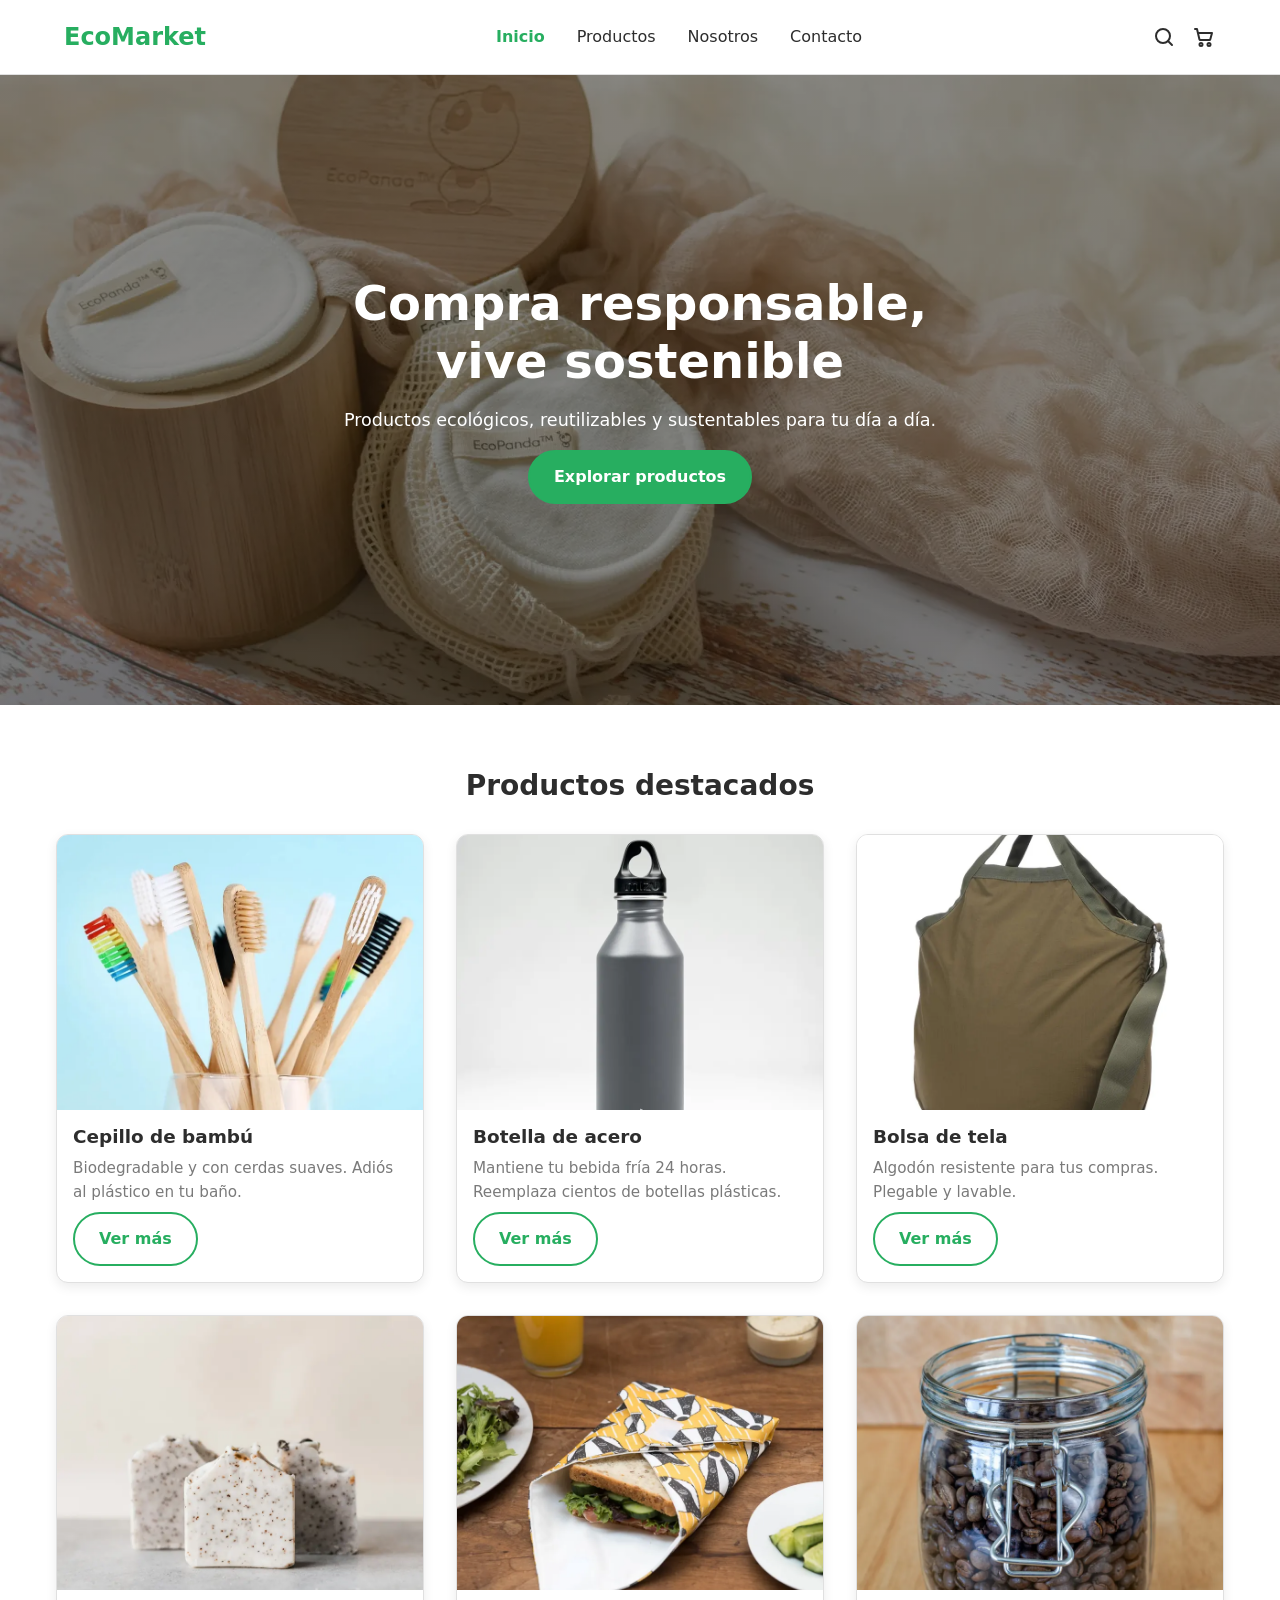
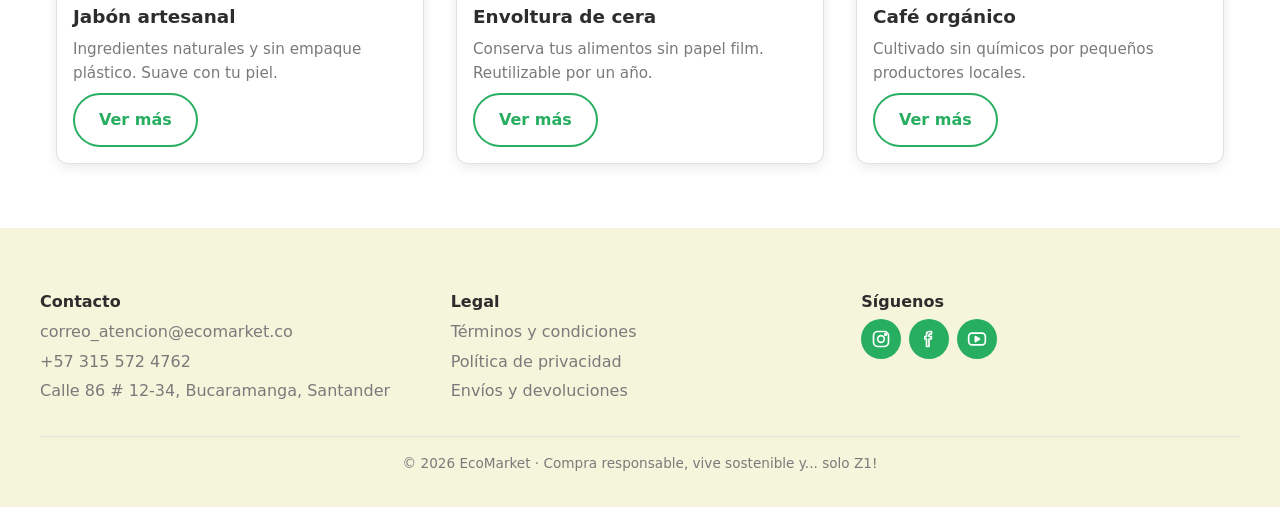
<file: index.html>
<!DOCTYPE html>
<html lang="es">
<head>
  <meta charset="UTF-8">
  <meta name="viewport" content="width=device-width, initial-scale=1.0">
  <meta name="description" content="EcoMarket: tienda en línea de productos ecológicos, reutilizables y sustentables.">
  <title>EcoMarket | Inicio</title>
  <link rel="icon" href="img/icons/favicon.svg" type="image/svg+xml">
  
  <link rel="stylesheet" href="css/main.css">
  <link rel="stylesheet" href="css/layout.css">
  <link rel="stylesheet" href="css/components.css">
  <link rel="stylesheet" href="css/animations.css">
</head>
<body>

  <header class="encabezado">
    <a href="index.html" class="encabezado__logo">EcoMarket</a>

    <!-- Accesos directos (Carrito, Búsqueda) -->
    <div class="encabezado__acciones">
      <a href="views/productos.html" aria-label="Buscar productos">
        <img src="img/icons/buscar.svg" alt="">
      </a>
      <a href="#" aria-label="Ver carrito">
        <img src="img/icons/carrito.svg" alt="">
      </a>
    </div>

    <!-- Checkbox invisible guarda si el menú está abierto o cerrado -->
    <input type="checkbox" id="menu-toggle" class="encabezado__toggle" aria-label="Abrir menú">
    <label for="menu-toggle" class="encabezado__hamburguesa">
      <span></span>
      <span></span>
      <span></span>
    </label>

    <nav class="nav">
      <ul class="nav__lista">
        <li><a href="index.html" class="nav__enlace nav__enlace--activo">Inicio</a></li>
        <li><a href="views/productos.html" class="nav__enlace">Productos</a></li>
        <li><a href="views/sobre-nosotros.html" class="nav__enlace">Nosotros</a></li>
        <li><a href="views/contacto.html" class="nav__enlace">Contacto</a></li>
      </ul>
    </nav>
  </header>

  <main>
    <!-- Banner principal: lo primero que ve el usuario  -->
    <section class="hero">
      <div class="hero__contenido">
        <h1 class="hero__titulo">Compra responsable, vive sostenible</h1>
        <p class="hero__texto">Productos ecológicos, reutilizables y sustentables para tu día a día.</p>
        <a href="views/productos.html" class="boton">Explorar productos</a>
      </div>
    </section>

    <!-- 6 productos en grid; cada tarjeta es un article porque tiene sentido por sí sola (Vista A: Destacados) -->
    <section class="destacados">
      <h2 class="destacados__titulo">Productos destacados</h2>

      <div class="destacados__grid">
        <article class="tarjeta">
          <img src="img/products/cepillo-bambu.webp" alt="Cepillo de dientes de bambú" class="tarjeta__imagen">
          <div class="tarjeta__cuerpo">
            <h3 class="tarjeta__titulo">Cepillo de bambú</h3>
            <p class="tarjeta__descripcion">Biodegradable y con cerdas suaves. Adiós al plástico en tu baño.</p>
            <a href="views/productos.html" class="boton boton--secundario">Ver más</a>
          </div>
        </article>

        <article class="tarjeta">
          <img src="img/products/botella-acero.webp" alt="Botella reutilizable de acero inoxidable" class="tarjeta__imagen">
          <div class="tarjeta__cuerpo">
            <h3 class="tarjeta__titulo">Botella de acero</h3>
            <p class="tarjeta__descripcion">Mantiene tu bebida fría 24 horas. Reemplaza cientos de botellas plásticas.</p>
            <a href="views/productos.html" class="boton boton--secundario">Ver más</a>
          </div>
        </article>

        <article class="tarjeta">
          <img src="img/products/bolsa-tela.webp" alt="Bolsa de tela de algodón" class="tarjeta__imagen">
          <div class="tarjeta__cuerpo">
            <h3 class="tarjeta__titulo">Bolsa de tela</h3>
            <p class="tarjeta__descripcion">Algodón resistente para tus compras. Plegable y lavable.</p>
            <a href="views/productos.html" class="boton boton--secundario">Ver más</a>
          </div>
        </article>

        <article class="tarjeta">
          <img src="img/products/jabon-artesanal.webp" alt="Jabón artesanal natural" class="tarjeta__imagen">
          <div class="tarjeta__cuerpo">
            <h3 class="tarjeta__titulo">Jabón artesanal</h3>
            <p class="tarjeta__descripcion">Ingredientes naturales y sin empaque plástico. Suave con tu piel.</p>
            <a href="views/productos.html" class="boton boton--secundario">Ver más</a>
          </div>
        </article>

        <article class="tarjeta">
          <img src="img/products/envoltura-cera.webp" alt="Envolturas de cera de abejas para alimentos" class="tarjeta__imagen">
          <div class="tarjeta__cuerpo">
            <h3 class="tarjeta__titulo">Envoltura de cera</h3>
            <p class="tarjeta__descripcion">Conserva tus alimentos sin papel film. Reutilizable por un año.</p>
            <a href="views/productos.html" class="boton boton--secundario">Ver más</a>
          </div>
        </article>

        <article class="tarjeta">
          <img src="img/products/cafe-organico.webp" alt="Bolsa de café orgánico" class="tarjeta__imagen">
          <div class="tarjeta__cuerpo">
            <h3 class="tarjeta__titulo">Café orgánico</h3>
            <p class="tarjeta__descripcion">Cultivado sin químicos por pequeños productores locales.</p>
            <a href="views/productos.html" class="boton boton--secundario">Ver más</a>
          </div>
        </article>
      </div>
    </section>
  </main>

  <footer class="pie">
    <div class="pie__columnas">
      <!-- Datos de contacto; address es la etiqueta semántica para "cómo contactar al dueño de la página" (Vista A: Footer) -->
      <section class="pie__bloque">
        <h2 class="pie__titulo">Contacto</h2>
        <address class="pie__contacto">
          <a href="mailto:correo_atencion@ecomarket.co">correo_atencion@ecomarket.co</a>
          <a href="tel:+573155724762">+57 315 572 4762</a>
          <span>Calle 86 # 12-34, Bucaramanga, Santander</span>
        </address>
      </section>

      <nav class="pie__bloque" aria-label="Enlaces legales">
        <h2 class="pie__titulo">Legal</h2>
        <ul class="pie__lista">
          <li><a href="#">Términos y condiciones</a></li>
          <li><a href="#">Política de privacidad</a></li>
          <li><a href="#">Envíos y devoluciones</a></li>
        </ul>
      </nav>

      <section class="pie__bloque">
        <h2 class="pie__titulo">Síguenos</h2>
        <ul class="redes">
          <li>
            <a href="https://www.instagram.com/dancing_dogs?mdxt=ZDNlZDc0MzIxNw==" class="redes__enlace" aria-label="Instagram" target="_blank" rel="noopener">
              <img src="img/icons/instagram.svg" alt="">
            </a>
          </li>
          <li>
            <a href="https://www.facebook.com/visitgalvestonisland" class="redes__enlace" aria-label="Facebook" target="_blank" rel="noopener">
              <img src="img/icons/facebook.svg" alt="">
            </a>
          </li>
          <li>
            <a href="https://www.youtube.com/watch?v=bIHa1L19XYk" class="redes__enlace" aria-label="YouTube" target="_blank" rel="noopener">
              <img src="img/icons/youtube.svg" alt="">
            </a>
          </li>
        </ul>
      </section>
    </div>

    <p class="pie__copy">© 2026 EcoMarket · Compra responsable, vive sostenible y... solo Z1!</p>
  </footer>
  
</body>
</html>
</file>
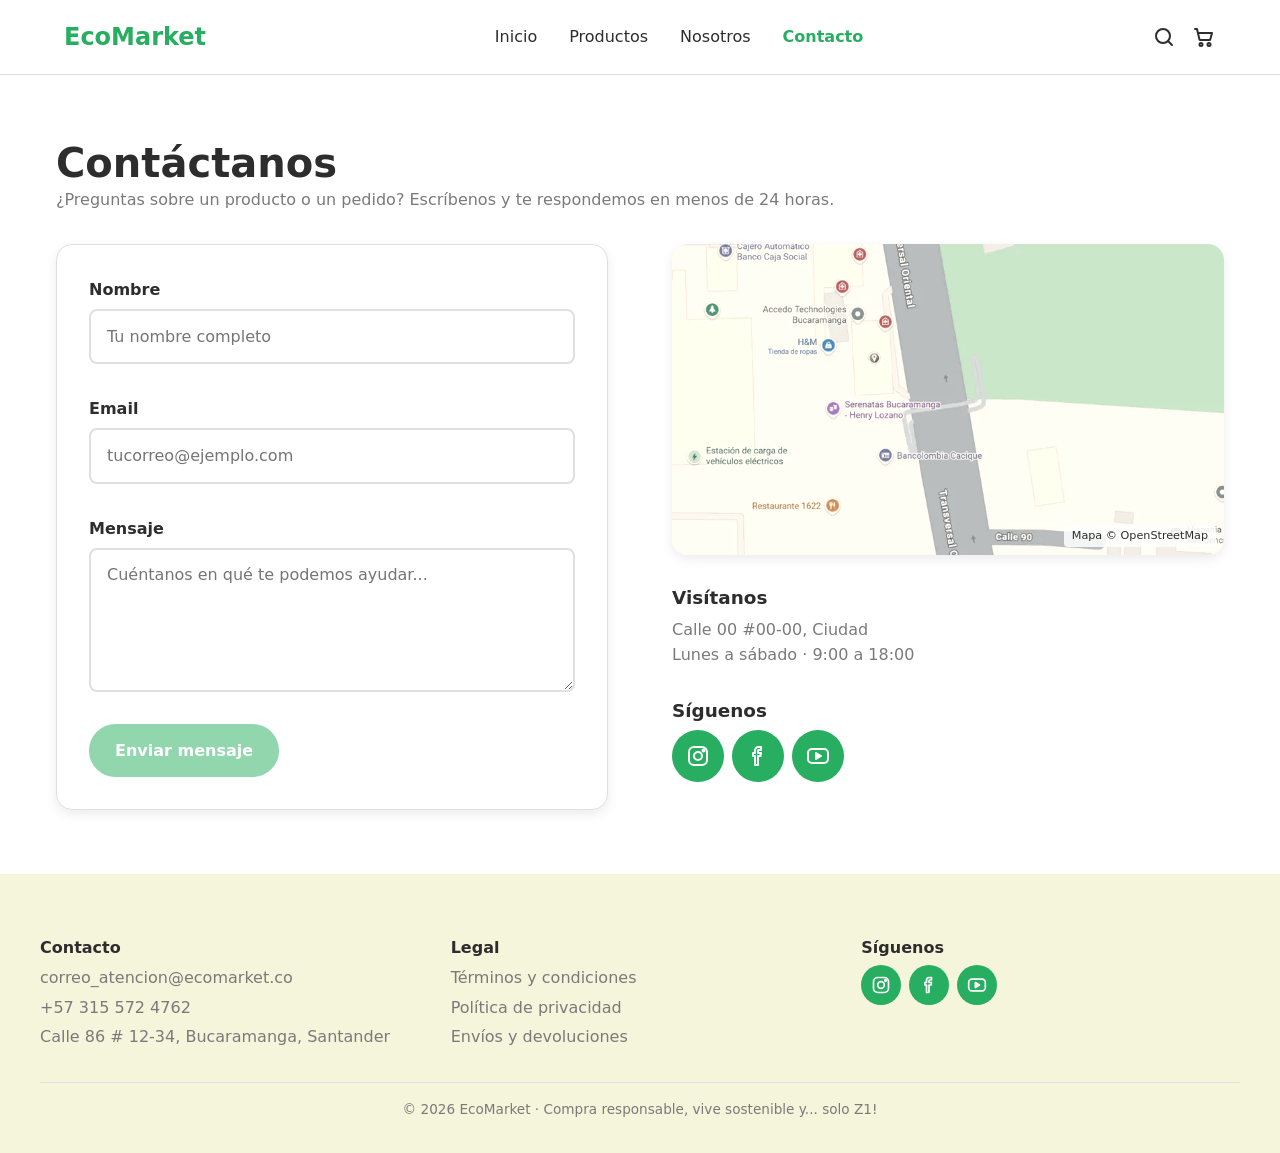
<file: views/contacto.html>
<!DOCTYPE html>
<html lang="es">
<head>
  <meta charset="UTF-8">
  <meta name="viewport" content="width=device-width, initial-scale=1.0">
  <meta name="description" content="Contáctanos: escríbenos tus preguntas sobre productos, pedidos o alianzas con EcoMarket.">
  <title>EcoMarket | Contacto</title>
  <link rel="icon" href="../img/icons/favicon.svg" type="image/svg+xml"> 

  <link rel="stylesheet" href="../css/main.css">
  <link rel="stylesheet" href="../css/layout.css">
  <link rel="stylesheet" href="../css/components.css">
  <link rel="stylesheet" href="../css/animations.css">
</head>
<body>

  <header class="encabezado">
    <a href="../index.html" class="encabezado__logo">EcoMarket</a>

    <div class="encabezado__acciones">
      <a href="productos.html" aria-label="Buscar productos">
        <img src="../img/icons/buscar.svg" alt="">
      </a>
      <a href="#" aria-label="Ver carrito">
        <img src="../img/icons/carrito.svg" alt="">
      </a>
    </div>

    <input type="checkbox" id="menu-toggle" class="encabezado__toggle" aria-label="Abrir menú">
    <label for="menu-toggle" class="encabezado__hamburguesa">
      <span></span>
      <span></span>
      <span></span>
    </label>

    <nav class="nav">
      <ul class="nav__lista">
        <li><a href="../index.html" class="nav__enlace">Inicio</a></li>
        <li><a href="productos.html" class="nav__enlace">Productos</a></li>
        <li><a href="sobre-nosotros.html" class="nav__enlace">Nosotros</a></li>
        <li><a href="contacto.html" class="nav__enlace nav__enlace--activo">Contacto</a></li>
      </ul>
    </nav>
  </header>

  <main class="contacto">
    <div class="contacto__intro">
      <h1 class="contacto__titulo">Contáctanos</h1>
      <p class="contacto__subtitulo">¿Preguntas sobre un producto o un pedido? Escríbenos y te respondemos en menos de 24 horas.</p>
    </div>

    <div class="contacto__cuerpo">
      <!-- Formulario: las reglas (required, type, minlength) las pone HTML; los colores de validación los pone CSS (Vista D: Formulario inteligente) -->
      <form class="formulario" action="#">
        <div class="campo">
          <label for="nombre" class="campo__etiqueta">Nombre</label>
          <input type="text" id="nombre" name="nombre" class="campo__input" placeholder="Tu nombre completo" required minlength="3">
          <span class="campo__error">Escribe al menos 3 letras.</span>
        </div>

        <div class="campo">
          <label for="email" class="campo__etiqueta">Email</label>
          <input type="email" id="email" name="email" class="campo__input" placeholder="tucorreo@ejemplo.com" required>
          <span class="campo__error">Escribe un correo válido, por ejemplo: nombre@correo.com</span>
        </div>

        <div class="campo">
          <label for="mensaje" class="campo__etiqueta">Mensaje</label>
          <textarea id="mensaje" name="mensaje" class="campo__input campo__input--area" placeholder="Cuéntanos en qué te podemos ayudar..." required minlength="10"></textarea>
          <span class="campo__error">El mensaje debe tener al menos 10 caracteres.</span>
        </div>

        <button type="submit" class="boton formulario__enviar">Enviar mensaje</button>
      </form>

      <!-- Información complementaria: mapa estático, datos y redes (Vista D: Mapa y Redes Sociales) -->
      <aside class="contacto__info">
        <figure class="mapa">
          <img src="../img/hero/mapa.webp" alt="Mapa de la ubicación de la tienda EcoMarket" class="mapa__imagen">
          <figcaption class="mapa__credito">Mapa © OpenStreetMap</figcaption>
        </figure>

        <div class="contacto__datos">
          <h2 class="contacto__subtitulo-seccion">Visítanos</h2>
          <address class="contacto__direccion">
            Calle 00 #00-00, Ciudad<br>
            Lunes a sábado · 9:00 a 18:00
          </address>
        </div>

        <div class="contacto__datos">
          <h2 class="contacto__subtitulo-seccion">Síguenos</h2>
          <ul class="redes redes--grande">
            <li><a href="https://instagram.com" class="redes__enlace" aria-label="Instagram" target="_blank" rel="noopener"><img src="../img/icons/instagram.svg" alt=""></a></li>
            <li><a href="https://facebook.com" class="redes__enlace" aria-label="Facebook" target="_blank" rel="noopener"><img src="../img/icons/facebook.svg" alt=""></a></li>
            <li><a href="https://youtube.com" class="redes__enlace" aria-label="YouTube" target="_blank" rel="noopener"><img src="../img/icons/youtube.svg" alt=""></a></li>
          </ul>
        </div>
      </aside>
    </div>
  </main>

  <footer class="pie">
    <div class="pie__columnas">
      <section class="pie__bloque">
        <h2 class="pie__titulo">Contacto</h2>
        <address class="pie__contacto">
          <a href="mailto:correo_atencion@ecomarket.co">correo_atencion@ecomarket.co</a>
          <a href="tel:+573155724762">+57 315 572 4762</a>
          <span>Calle 86 # 12-34, Bucaramanga, Santander</span>
        </address>
      </section>

      <nav class="pie__bloque" aria-label="Enlaces legales">
        <h2 class="pie__titulo">Legal</h2>
        <ul class="pie__lista">
          <li><a href="#">Términos y condiciones</a></li>
          <li><a href="#">Política de privacidad</a></li>
          <li><a href="#">Envíos y devoluciones</a></li>
        </ul>
      </nav>

      <section class="pie__bloque">
        <h2 class="pie__titulo">Síguenos</h2>
        <ul class="redes">
          <li><a href="https://www.instagram.com/dancing_dogs?mdxt=ZDNlZDc0MzIxNw==" class="redes__enlace" aria-label="Instagram" target="_blank" rel="noopener"><img src="../img/icons/instagram.svg" alt=""></a></li>
          <li><a href="https://www.facebook.com/visitgalvestonisland" class="redes__enlace" aria-label="Facebook" target="_blank" rel="noopener"><img src="../img/icons/facebook.svg" alt=""></a></li>
          <li><a href="https://www.youtube.com/watch?v=bIHa1L19XYk" class="redes__enlace" aria-label="YouTube" target="_blank" rel="noopener"><img src="../img/icons/youtube.svg" alt=""></a></li>
        </ul>
      </section>
    </div>

    <p class="pie__copy">© 2026 EcoMarket · Compra responsable, vive sostenible y... solo Z1!</p>
  </footer>

</body>
</html>
</file>
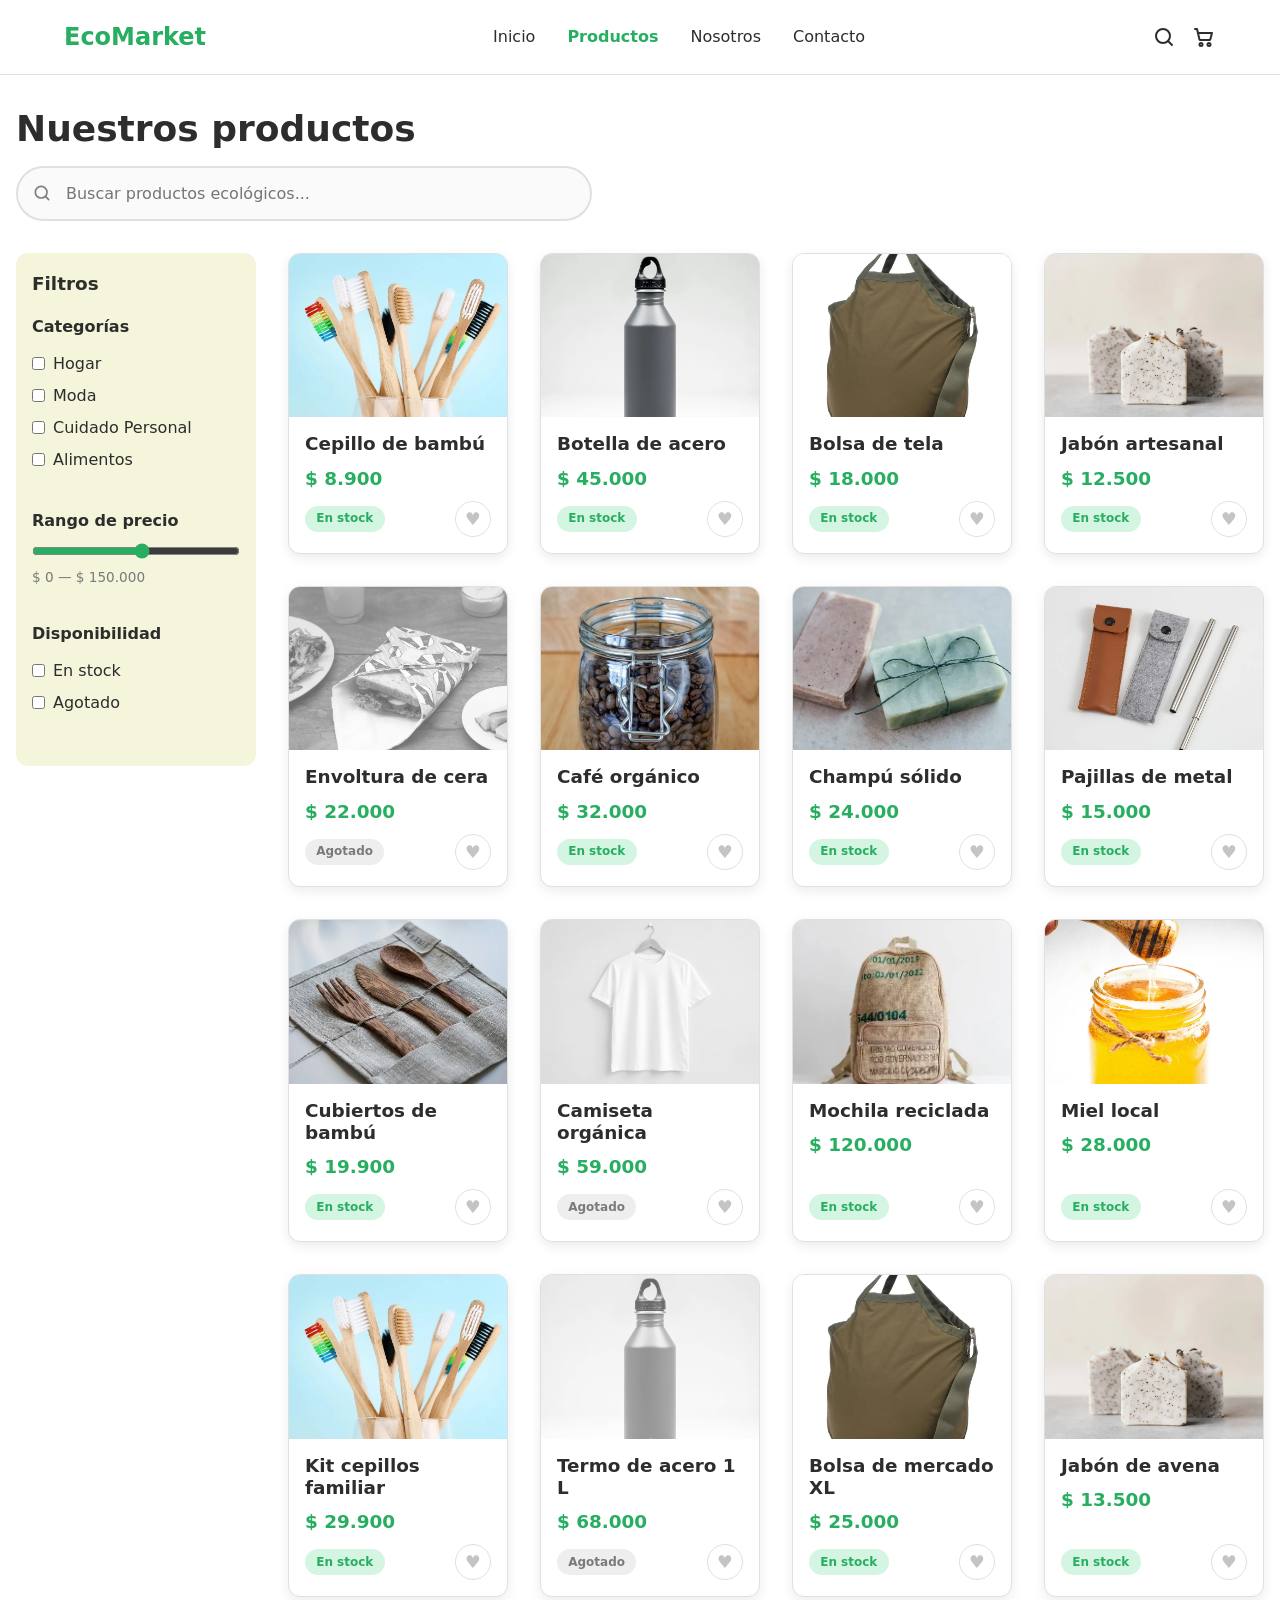
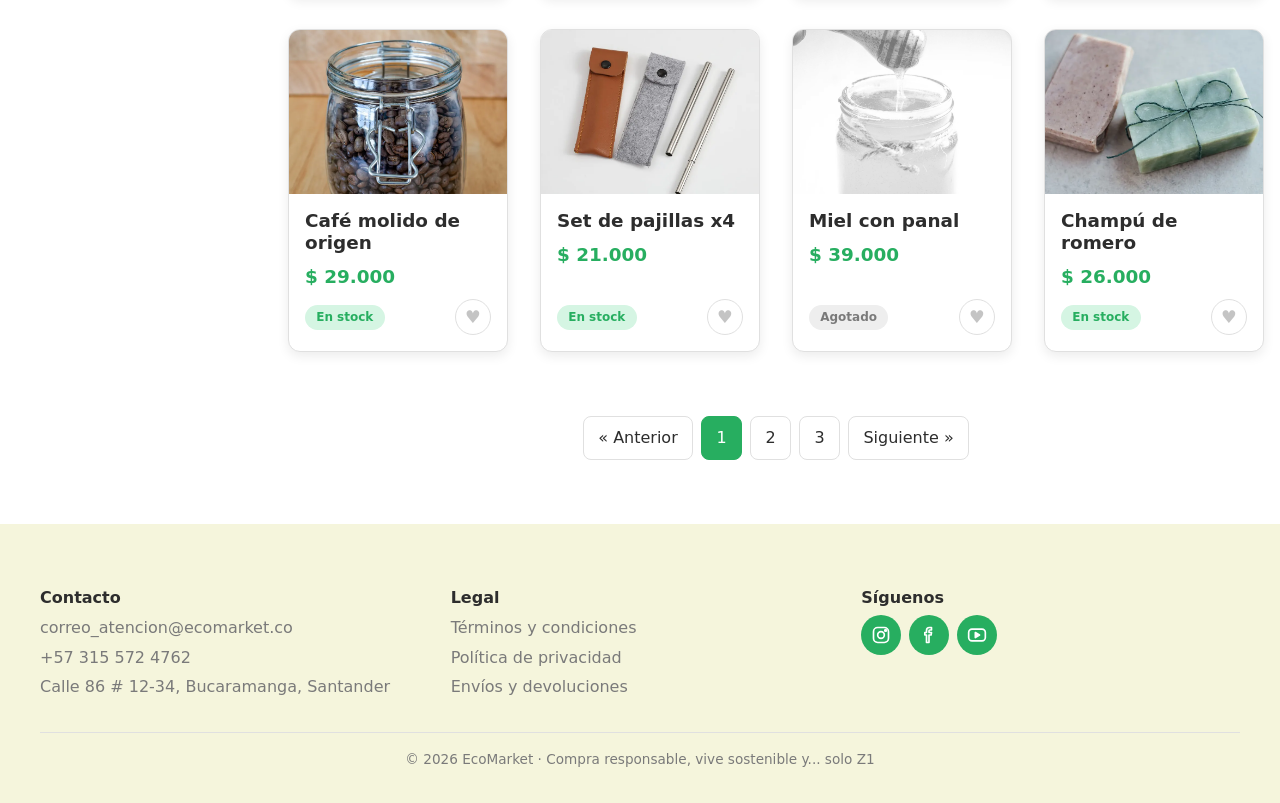
<file: views/productos.html>
<!DOCTYPE html>
<html lang="es">
<head>
  <meta charset="UTF-8">
  <meta name="viewport" content="width=device-width, initial-scale=1.0">
  <meta name="description" content="Catálogo de productos ecológicos de EcoMarket: hogar, moda, cuidado personal y alimentos.">
  <title>EcoMarket | Productos</title>
  <link rel="icon" href="../img/icons/favicon.svg" type="image/svg+xml">

  <!-- Desde views/ hay que subir un nivel (../) para llegar a css/ -->
  <link rel="stylesheet" href="../css/main.css">
  <link rel="stylesheet" href="../css/layout.css">
  <link rel="stylesheet" href="../css/components.css">
  <link rel="stylesheet" href="../css/animations.css">
</head>
<body>

  <!-- Mismo header del Home; solo cambian las rutas y cuál enlace está activo -->
  <header class="encabezado">
    <a href="../index.html" class="encabezado__logo">EcoMarket</a>

    <div class="encabezado__acciones">
      <a href="#buscar" aria-label="Buscar productos">
        <img src="../img/icons/buscar.svg" alt="">
      </a>
      <a href="#" aria-label="Ver carrito">
        <img src="../img/icons/carrito.svg" alt="">
      </a>
    </div>

    <input type="checkbox" id="menu-toggle" class="encabezado__toggle" aria-label="Abrir menú">
    <label for="menu-toggle" class="encabezado__hamburguesa">
      <span></span>
      <span></span>
      <span></span>
    </label>

    <nav class="nav">
      <ul class="nav__lista">
        <li><a href="../index.html" class="nav__enlace">Inicio</a></li>
        <li><a href="productos.html" class="nav__enlace nav__enlace--activo">Productos</a></li>
        <li><a href="sobre-nosotros.html" class="nav__enlace">Nosotros</a></li>
        <li><a href="contacto.html" class="nav__enlace">Contacto</a></li>
      </ul>
    </nav>
  </header>  
  
  <main class="catalogo">
    <!-- Título y buscador visual: se ve como un buscador real, pero sin JS no filtra (Vista B: Barra superior) -->
    <div class="catalogo__cabecera">
      <h1 class="catalogo__titulo">Nuestros productos</h1>
      <form class="buscador" role="search" action="#">
        <label for="buscar" class="visualmente-oculto">Buscar productos</label>
        <img src="../img/icons/buscar.svg" alt="" class="buscador__icono">
        <input type="search" id="buscar" class="buscador__campo" placeholder="Buscar productos ecológicos...">
      </form>
    </div>

    <div class="catalogo__cuerpo">
      <!-- Sidebar de filtros: plegable en móvil con el mismo truco del menú, fija al hacer scroll en escritorio (Vista B: Sidebar sticky) -->
      <aside class="filtros">
        <input type="checkbox" id="filtros-toggle" class="filtros__toggle">
        <label for="filtros-toggle" class="filtros__boton">Filtros</label>

        <div class="filtros__panel">
          <fieldset class="filtros__grupo">
            <legend class="filtros__leyenda">Categorías</legend>
            <label class="filtros__opcion"><input type="checkbox" name="categoria" value="hogar"> Hogar</label>
            <label class="filtros__opcion"><input type="checkbox" name="categoria" value="moda"> Moda</label>
            <label class="filtros__opcion"><input type="checkbox" name="categoria" value="cuidado"> Cuidado Personal</label>
            <label class="filtros__opcion"><input type="checkbox" name="categoria" value="alimentos"> Alimentos</label>
          </fieldset>

          <fieldset class="filtros__grupo">
            <legend class="filtros__leyenda">Rango de precio</legend>
            <input type="range" min="0" max="150000" step="5000" value="80000" class="filtros__rango" aria-label="Precio máximo">
            <p class="filtros__rango-texto">$ 0 — $ 150.000</p>
          </fieldset>

          <fieldset class="filtros__grupo">
            <legend class="filtros__leyenda">Disponibilidad</legend>
            <label class="filtros__opcion"><input type="checkbox" name="stock" value="disponible"> En stock</label>
            <label class="filtros__opcion"><input type="checkbox" name="stock" value="agotado"> Agotado</label>
          </fieldset>
        </div>
      </aside>

      <!-- 20 productos en grid: 1 → 2 → 3 → 4 columnas según el ancho (Vista B: Grid de productos) -->
      <section class="productos" aria-label="Lista de productos">
        <div class="productos__grid">

          <article class="tarjeta" id="producto-1">
            <img src="../img/products/cepillo-bambu.webp" alt="Cepillo de dientes de bambú" class="tarjeta__imagen" loading="lazy">
            <div class="tarjeta__cuerpo">
              <h2 class="tarjeta__titulo">Cepillo de bambú</h2>
              <p class="tarjeta__precio">$ 8.900</p>
              <div class="tarjeta__pie">
                <span class="etiqueta">En stock</span>
                <a href="#producto-1" class="favorito" aria-label="Agregar a favoritos">♥</a>
              </div>
            </div>
          </article>

          <article class="tarjeta" id="producto-2">
            <img src="../img/products/botella-acero.webp" alt="Botella reutilizable de acero inoxidable" class="tarjeta__imagen" loading="lazy">
            <div class="tarjeta__cuerpo">
              <h2 class="tarjeta__titulo">Botella de acero</h2>
              <p class="tarjeta__precio">$ 45.000</p>
              <div class="tarjeta__pie">
                <span class="etiqueta">En stock</span>
                <a href="#producto-2" class="favorito" aria-label="Agregar a favoritos">♥</a>
              </div>
            </div>
          </article>

          <article class="tarjeta" id="producto-3">
            <img src="../img/products/bolsa-tela.webp" alt="Bolsa de tela de algodón" class="tarjeta__imagen" loading="lazy">
            <div class="tarjeta__cuerpo">
              <h2 class="tarjeta__titulo">Bolsa de tela</h2>
              <p class="tarjeta__precio">$ 18.000</p>
              <div class="tarjeta__pie">
                <span class="etiqueta">En stock</span>
                <a href="#producto-3" class="favorito" aria-label="Agregar a favoritos">♥</a>
              </div>
            </div>
          </article>

          <article class="tarjeta" id="producto-4">
            <img src="../img/products/jabon-artesanal.webp" alt="Jabón artesanal natural" class="tarjeta__imagen" loading="lazy">
            <div class="tarjeta__cuerpo">
              <h2 class="tarjeta__titulo">Jabón artesanal</h2>
              <p class="tarjeta__precio">$ 12.500</p>
              <div class="tarjeta__pie">
                <span class="etiqueta">En stock</span>
                <a href="#producto-4" class="favorito" aria-label="Agregar a favoritos">♥</a>
              </div>
            </div>
          </article>

          <article class="tarjeta tarjeta--agotado" id="producto-5">
            <img src="../img/products/envoltura-cera.webp" alt="Envolturas de cera de abejas" class="tarjeta__imagen" loading="lazy">
            <div class="tarjeta__cuerpo">
              <h2 class="tarjeta__titulo">Envoltura de cera</h2>
              <p class="tarjeta__precio">$ 22.000</p>
              <div class="tarjeta__pie">
                <span class="etiqueta etiqueta--agotado">Agotado</span>
                <a href="#producto-5" class="favorito" aria-label="Agregar a favoritos">♥</a>
              </div>
            </div>
          </article>

          <article class="tarjeta" id="producto-6">
            <img src="../img/products/cafe-organico.webp" alt="Bolsa de café orgánico" class="tarjeta__imagen" loading="lazy">
            <div class="tarjeta__cuerpo">
              <h2 class="tarjeta__titulo">Café orgánico</h2>
              <p class="tarjeta__precio">$ 32.000</p>
              <div class="tarjeta__pie">
                <span class="etiqueta">En stock</span>
                <a href="#producto-6" class="favorito" aria-label="Agregar a favoritos">♥</a>
              </div>
            </div>
          </article>

          <article class="tarjeta" id="producto-7">
            <img src="../img/products/champu-solido.webp" alt="Barra de champú sólido" class="tarjeta__imagen" loading="lazy">
            <div class="tarjeta__cuerpo">
              <h2 class="tarjeta__titulo">Champú sólido</h2>
              <p class="tarjeta__precio">$ 24.000</p>
              <div class="tarjeta__pie">
                <span class="etiqueta">En stock</span>
                <a href="#producto-7" class="favorito" aria-label="Agregar a favoritos">♥</a>
              </div>
            </div>
          </article>

          <article class="tarjeta" id="producto-8">
            <img src="../img/products/pajillas-metal.webp" alt="Pajillas de metal reutilizables" class="tarjeta__imagen" loading="lazy">
            <div class="tarjeta__cuerpo">
              <h2 class="tarjeta__titulo">Pajillas de metal</h2>
              <p class="tarjeta__precio">$ 15.000</p>
              <div class="tarjeta__pie">
                <span class="etiqueta">En stock</span>
                <a href="#producto-8" class="favorito" aria-label="Agregar a favoritos">♥</a>
              </div>
            </div>
          </article>

          <article class="tarjeta" id="producto-9">
            <img src="../img/products/cubiertos-bambu.webp" alt="Set de cubiertos de bambú en estuche de tela" class="tarjeta__imagen" loading="lazy">
            <div class="tarjeta__cuerpo">
              <h2 class="tarjeta__titulo">Cubiertos de bambú</h2>
              <p class="tarjeta__precio">$ 19.900</p>
              <div class="tarjeta__pie">
                <span class="etiqueta">En stock</span>
                <a href="#producto-9" class="favorito" aria-label="Agregar a favoritos">♥</a>
              </div>
            </div>
          </article>

          <article class="tarjeta tarjeta--agotado" id="producto-10">
            <img src="../img/products/camiseta-organica.webp" alt="Camiseta de algodón orgánico" class="tarjeta__imagen" loading="lazy">
            <div class="tarjeta__cuerpo">
              <h2 class="tarjeta__titulo">Camiseta orgánica</h2>
              <p class="tarjeta__precio">$ 59.000</p>
              <div class="tarjeta__pie">
                <span class="etiqueta etiqueta--agotado">Agotado</span>
                <a href="#producto-10" class="favorito" aria-label="Agregar a favoritos">♥</a>
              </div>
            </div>
          </article>

          <article class="tarjeta" id="producto-11">
            <img src="../img/products/mochila-reciclada.webp" alt="Mochila de material reciclado" class="tarjeta__imagen" loading="lazy">
            <div class="tarjeta__cuerpo">
              <h2 class="tarjeta__titulo">Mochila reciclada</h2>
              <p class="tarjeta__precio">$ 120.000</p>
              <div class="tarjeta__pie">
                <span class="etiqueta">En stock</span>
                <a href="#producto-11" class="favorito" aria-label="Agregar a favoritos">♥</a>
              </div>
            </div>
          </article>

          <article class="tarjeta" id="producto-12">
            <img src="../img/products/miel-local.webp" alt="Frasco de miel local" class="tarjeta__imagen" loading="lazy">
            <div class="tarjeta__cuerpo">
              <h2 class="tarjeta__titulo">Miel local</h2>
              <p class="tarjeta__precio">$ 28.000</p>
              <div class="tarjeta__pie">
                <span class="etiqueta">En stock</span>
                <a href="#producto-12" class="favorito" aria-label="Agregar a favoritos">♥</a>
              </div>
            </div>
          </article>

          <article class="tarjeta" id="producto-13">
            <img src="../img/products/cepillo-bambu.webp" alt="Kit familiar de cepillos de bambú" class="tarjeta__imagen" loading="lazy">
            <div class="tarjeta__cuerpo">
              <h2 class="tarjeta__titulo">Kit cepillos familiar</h2>
              <p class="tarjeta__precio">$ 29.900</p>
              <div class="tarjeta__pie">
                <span class="etiqueta">En stock</span>
                <a href="#producto-13" class="favorito" aria-label="Agregar a favoritos">♥</a>
              </div>
            </div>
          </article>

          <article class="tarjeta tarjeta--agotado" id="producto-14">
            <img src="../img/products/botella-acero.webp" alt="Termo de acero de un litro" class="tarjeta__imagen" loading="lazy">
            <div class="tarjeta__cuerpo">
              <h2 class="tarjeta__titulo">Termo de acero 1 L</h2>
              <p class="tarjeta__precio">$ 68.000</p>
              <div class="tarjeta__pie">
                <span class="etiqueta etiqueta--agotado">Agotado</span>
                <a href="#producto-14" class="favorito" aria-label="Agregar a favoritos">♥</a>
              </div>
            </div>
          </article>

          <article class="tarjeta" id="producto-15">
            <img src="../img/products/bolsa-tela.webp" alt="Bolsa de mercado de tela tamaño grande" class="tarjeta__imagen" loading="lazy">
            <div class="tarjeta__cuerpo">
              <h2 class="tarjeta__titulo">Bolsa de mercado XL</h2>
              <p class="tarjeta__precio">$ 25.000</p>
              <div class="tarjeta__pie">
                <span class="etiqueta">En stock</span>
                <a href="#producto-15" class="favorito" aria-label="Agregar a favoritos">♥</a>
              </div>
            </div>
          </article>

          <article class="tarjeta" id="producto-16">
            <img src="../img/products/jabon-artesanal.webp" alt="Jabón artesanal de avena" class="tarjeta__imagen" loading="lazy">
            <div class="tarjeta__cuerpo">
              <h2 class="tarjeta__titulo">Jabón de avena</h2>
              <p class="tarjeta__precio">$ 13.500</p>
              <div class="tarjeta__pie">
                <span class="etiqueta">En stock</span>
                <a href="#producto-16" class="favorito" aria-label="Agregar a favoritos">♥</a>
              </div>
            </div>
          </article>

          <article class="tarjeta" id="producto-17">
            <img src="../img/products/cafe-organico.webp" alt="Café molido de origen" class="tarjeta__imagen" loading="lazy">
            <div class="tarjeta__cuerpo">
              <h2 class="tarjeta__titulo">Café molido de origen</h2>
              <p class="tarjeta__precio">$ 29.000</p>
              <div class="tarjeta__pie">
                <span class="etiqueta">En stock</span>
                <a href="#producto-17" class="favorito" aria-label="Agregar a favoritos">♥</a>
              </div>
            </div>
          </article>

          <article class="tarjeta" id="producto-18">
            <img src="../img/products/pajillas-metal.webp" alt="Set de cuatro pajillas de metal" class="tarjeta__imagen" loading="lazy">
            <div class="tarjeta__cuerpo">
              <h2 class="tarjeta__titulo">Set de pajillas x4</h2>
              <p class="tarjeta__precio">$ 21.000</p>
              <div class="tarjeta__pie">
                <span class="etiqueta">En stock</span>
                <a href="#producto-18" class="favorito" aria-label="Agregar a favoritos">♥</a>
              </div>
            </div>
          </article>

          <article class="tarjeta tarjeta--agotado" id="producto-19">
            <img src="../img/products/miel-local.webp" alt="Miel con panal" class="tarjeta__imagen" loading="lazy">
            <div class="tarjeta__cuerpo">
              <h2 class="tarjeta__titulo">Miel con panal</h2>
              <p class="tarjeta__precio">$ 39.000</p>
              <div class="tarjeta__pie">
                <span class="etiqueta etiqueta--agotado">Agotado</span>
                <a href="#producto-19" class="favorito" aria-label="Agregar a favoritos">♥</a>
              </div>
            </div>
          </article>

          <article class="tarjeta" id="producto-20">
            <img src="../img/products/champu-solido.webp" alt="Champú sólido de romero" class="tarjeta__imagen" loading="lazy">
            <div class="tarjeta__cuerpo">
              <h2 class="tarjeta__titulo">Champú de romero</h2>
              <p class="tarjeta__precio">$ 26.000</p>
              <div class="tarjeta__pie">
                <span class="etiqueta">En stock</span>
                <a href="#producto-20" class="favorito" aria-label="Agregar a favoritos">♥</a>
              </div>
            </div>
          </article>

        </div>

        <!-- Paginación visual: números y anterior/siguiente (Vista B: Paginación) -->
        <nav class="paginacion" aria-label="Paginación">
          <ul class="paginacion__lista">
            <li><a href="#" class="paginacion__enlace">« Anterior</a></li>
            <li><a href="#" class="paginacion__enlace paginacion__enlace--activo" aria-current="page">1</a></li>
            <li><a href="#" class="paginacion__enlace">2</a></li>
            <li><a href="#" class="paginacion__enlace">3</a></li>
            <li><a href="#" class="paginacion__enlace">Siguiente »</a></li>
          </ul>
        </nav>
      </section>
    </div>

  </main>

  <footer class="pie">
    <div class="pie__columnas">
      <section class="pie__bloque">
        <h2 class="pie__titulo">Contacto</h2>
        <address class="pie__contacto">
          <a href="mailto:correo_atencion@ecomarket.co">correo_atencion@ecomarket.co</a>
          <a href="tel:+573155724762">+57 315 572 4762</a>
          <span>Calle 86 # 12-34, Bucaramanga, Santander</span>
        </address>
      </section>

      <nav class="pie__bloque" aria-label="Enlaces legales">
        <h2 class="pie__titulo">Legal</h2>
        <ul class="pie__lista">
          <li><a href="#">Términos y condiciones</a></li>
          <li><a href="#">Política de privacidad</a></li>
          <li><a href="#">Envíos y devoluciones</a></li>
        </ul>
      </nav>

      <section class="pie__bloque">
        <h2 class="pie__titulo">Síguenos</h2>
        <ul class="redes">
          <li><a href="https://www.instagram.com/dancing_dogs?mdxt=ZDNlZDc0MzIxNw==" class="redes__enlace" aria-label="Instagram" target="_blank" rel="noopener"><img src="../img/icons/instagram.svg" alt=""></a></li>
          <li><a href="https://www.facebook.com/visitgalvestonisland" class="redes__enlace" aria-label="Facebook" target="_blank" rel="noopener"><img src="../img/icons/facebook.svg" alt=""></a></li>
          <li><a href="https://www.youtube.com/watch?v=bIHa1L19XYk" class="redes__enlace" aria-label="YouTube" target="_blank" rel="noopener"><img src="../img/icons/youtube.svg" alt=""></a></li>
        </ul>
      </section>
    </div>

    <p class="pie__copy">© 2026 EcoMarket · Compra responsable, vive sostenible y... solo Z1</p>
  </footer>

</body>
</html>
</file>
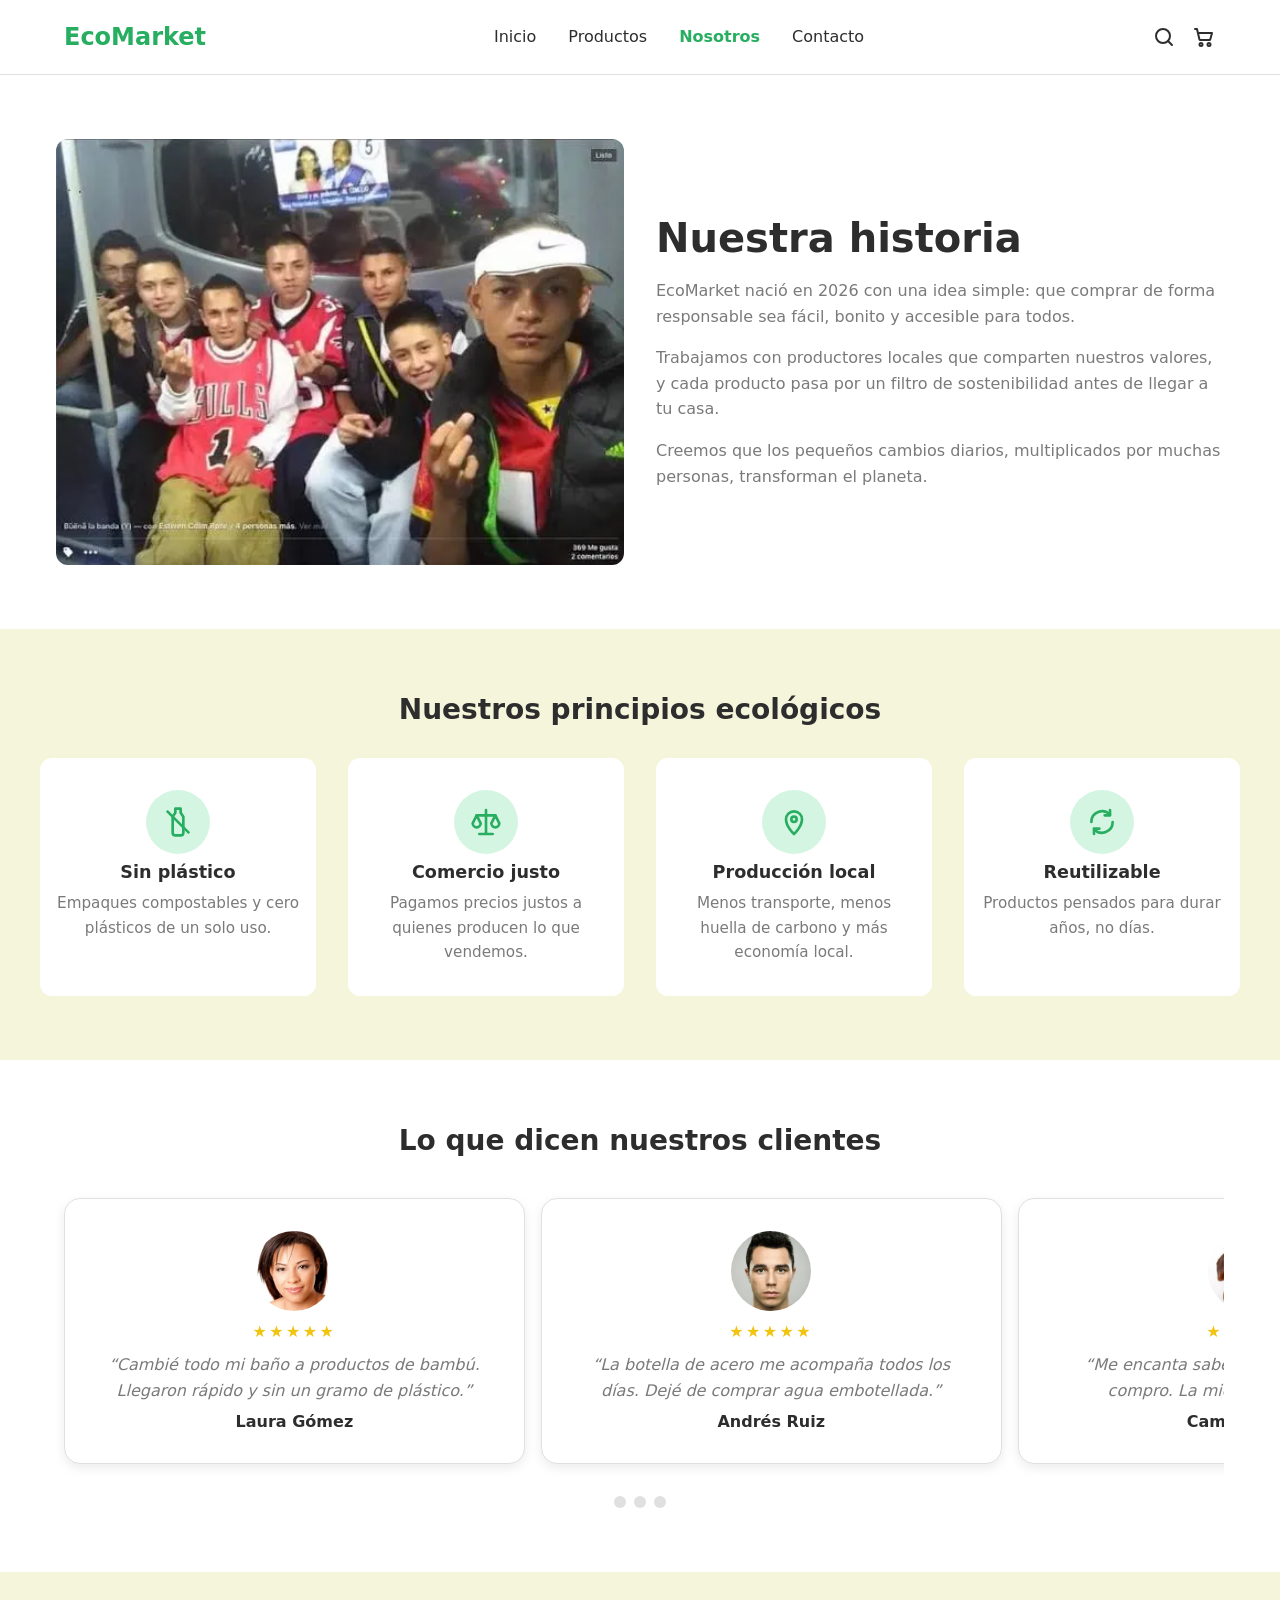
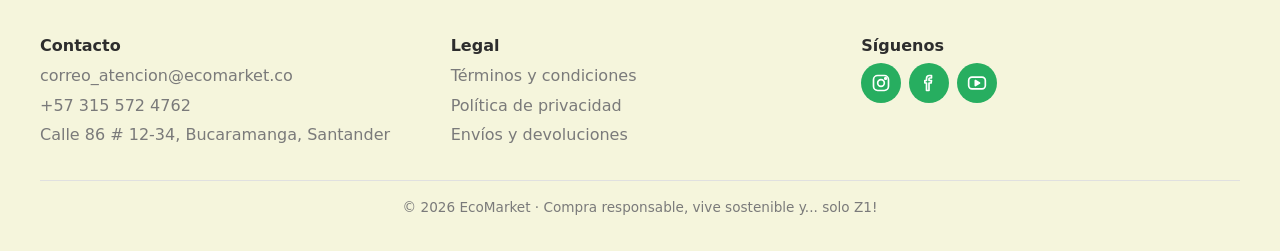
<file: views/sobre-nosotros.html>
<!DOCTYPE html>
<html lang="es">
<head>
  <meta charset="UTF-8">
  <meta name="viewport" content="width=device-width, initial-scale=1.0">
  <meta name="description" content="Conoce la historia, la misión y los principios ecológicos de EcoMarket.">
  <title>EcoMarket | Nosotros</title>
  <link rel="icon" href="../img/icons/favicon.svg" type="image/svg+xml">

  <link rel="stylesheet" href="../css/main.css">
  <link rel="stylesheet" href="../css/layout.css">
  <link rel="stylesheet" href="../css/components.css">
  <link rel="stylesheet" href="../css/animations.css">
</head>
<body>

  <header class="encabezado">
    <a href="../index.html" class="encabezado__logo">EcoMarket</a>

    <div class="encabezado__acciones">
      <a href="productos.html" aria-label="Buscar productos">
        <img src="../img/icons/buscar.svg" alt="">
      </a>
      <a href="#" aria-label="Ver carrito">
        <img src="../img/icons/carrito.svg" alt="">
      </a>
    </div>

    <input type="checkbox" id="menu-toggle" class="encabezado__toggle" aria-label="Abrir menú">
    <label for="menu-toggle" class="encabezado__hamburguesa">
      <span></span>
      <span></span>
      <span></span>
    </label>

    <nav class="nav">
      <ul class="nav__lista">
        <li><a href="../index.html" class="nav__enlace">Inicio</a></li>
        <li><a href="productos.html" class="nav__enlace">Productos</a></li>
        <li><a href="sobre-nosotros.html" class="nav__enlace nav__enlace--activo">Nosotros</a></li>
        <li><a href="contacto.html" class="nav__enlace">Contacto</a></li>
      </ul>
    </nav>
  </header>

  <main>
    <!-- Historia: imagen y texto lado a lado con Flexbox; en móvil uno encima del otro (Vista C: Historia) -->
    <section class="historia">
      <img src="../img/hero/historia.webp" alt="Equipo de EcoMarket en su primera tienda" class="historia__imagen">
      <div class="historia__texto">
        <h1 class="historia__titulo">Nuestra historia</h1>
        <p>EcoMarket nació en 2026 con una idea simple: que comprar de forma responsable sea fácil, bonito y accesible para todos.</p>
        <p>Trabajamos con productores locales que comparten nuestros valores, y cada producto pasa por un filtro de sostenibilidad antes de llegar a tu casa.</p>
        <p>Creemos que los pequeños cambios diarios, multiplicados por muchas personas, transforman el planeta.</p>
      </div>
    </section>

    <!-- Principios: lista de iconos con descripción; es una lista porque son elementos del mismo tipo (Vista C: Principios ecológicos) -->
    <section class="principios">
      <h2 class="principios__titulo">Nuestros principios ecológicos</h2>
      <ul class="principios__lista">
        <li class="principio">
          <img src="../img/icons/sin-plastico.svg" alt="" class="principio__icono">
          <h3 class="principio__nombre">Sin plástico</h3>
          <p class="principio__texto">Empaques compostables y cero plásticos de un solo uso.</p>
        </li>
        <li class="principio">
          <img src="../img/icons/comercio-justo.svg" alt="" class="principio__icono">
          <h3 class="principio__nombre">Comercio justo</h3>
          <p class="principio__texto">Pagamos precios justos a quienes producen lo que vendemos.</p>
        </li>
        <li class="principio">
          <img src="../img/icons/produccion-local.svg" alt="" class="principio__icono">
          <h3 class="principio__nombre">Producción local</h3>
          <p class="principio__texto">Menos transporte, menos huella de carbono y más economía local.</p>
        </li>
        <li class="principio">
          <img src="../img/icons/reutilizable.svg" alt="" class="principio__icono">
          <h3 class="principio__nombre">Reutilizable</h3>
          <p class="principio__texto">Productos pensados para durar años, no días.</p>
        </li>
      </ul>
    </section>

    <!-- Testimonios: carrusel horizontal con scroll-snap; los puntos son enlaces a cada tarjeta (Vista C: Carrusel CSS) -->
    <section class="testimonios">
      <h2 class="testimonios__titulo">Lo que dicen nuestros clientes</h2>

      <div class="carrusel">
        <article class="testimonio" id="testimonio-1">
          <img src="../img/hero/cliente-1.webp" alt="" class="testimonio__foto">
          <p class="testimonio__estrellas" role="img" aria-label="5 de 5 estrellas">★★★★★</p>
          <blockquote class="testimonio__comentario">
            <p>“Cambié todo mi baño a productos de bambú. Llegaron rápido y sin un gramo de plástico.”</p>
          </blockquote>
          <h3 class="testimonio__autor">Laura Gómez</h3>
        </article>

        <article class="testimonio" id="testimonio-2">
          <img src="../img/hero/cliente-2.webp" alt="" class="testimonio__foto">
          <p class="testimonio__estrellas" role="img" aria-label="5 de 5 estrellas">★★★★★</p>
          <blockquote class="testimonio__comentario">
            <p>“La botella de acero me acompaña todos los días. Dejé de comprar agua embotellada.”</p>
          </blockquote>
          <h3 class="testimonio__autor">Andrés Ruiz</h3>
        </article>

        <article class="testimonio" id="testimonio-3">
          <img src="../img/hero/cliente-3.webp" alt="" class="testimonio__foto">
          <p class="testimonio__estrellas" role="img" aria-label="4 de 5 estrellas">★★★★☆</p>
          <blockquote class="testimonio__comentario">
            <p>“Me encanta saber quién produce lo que compro. La miel local es increíble.”</p>
          </blockquote>
          <h3 class="testimonio__autor">Camila Torres</h3>
        </article>
      </div>

      <nav class="carrusel__puntos" aria-label="Elegir testimonio">
        <a href="#testimonio-1" class="carrusel__punto" aria-label="Testimonio 1"></a>
        <a href="#testimonio-2" class="carrusel__punto" aria-label="Testimonio 2"></a>
        <a href="#testimonio-3" class="carrusel__punto" aria-label="Testimonio 3"></a>
      </nav>
    </section>
  </main>

  <footer class="pie">
    <div class="pie__columnas">
      <section class="pie__bloque">
        <h2 class="pie__titulo">Contacto</h2>
        <address class="pie__contacto">
          <a href="mailto:correo_atencion@ecomarket.co">correo_atencion@ecomarket.co</a>
          <a href="tel:+573155724762">+57 315 572 4762</a>
          <span>Calle 86 # 12-34, Bucaramanga, Santander</span>
        </address>
      </section>

      <nav class="pie__bloque" aria-label="Enlaces legales">
        <h2 class="pie__titulo">Legal</h2>
        <ul class="pie__lista">
          <li><a href="#">Términos y condiciones</a></li>
          <li><a href="#">Política de privacidad</a></li>
          <li><a href="#">Envíos y devoluciones</a></li>
        </ul>
      </nav>

      <section class="pie__bloque">
        <h2 class="pie__titulo">Síguenos</h2>
        <ul class="redes">
          <li><a href="https://www.instagram.com/dancing_dogs?mdxt=ZDNlZDc0MzIxNw==" class="redes__enlace" aria-label="Instagram" target="_blank" rel="noopener"><img src="../img/icons/instagram.svg" alt=""></a></li>
          <li><a href="https://www.facebook.com/visitgalvestonisland" class="redes__enlace" aria-label="Facebook" target="_blank" rel="noopener"><img src="../img/icons/facebook.svg" alt=""></a></li>
          <li><a href="https://www.youtube.com/watch?v=bIHa1L19XYk" class="redes__enlace" aria-label="YouTube" target="_blank" rel="noopener"><img src="../img/icons/youtube.svg" alt=""></a></li>
        </ul>
      </section>
    </div>

    <p class="pie__copy">© 2026 EcoMarket · Compra responsable, vive sostenible y... solo Z1!</p>
  </footer>

</body>
</html>
</file>
<file: css/main.css>
/* main.css: la base de todo. Reset, variables y tipografía (Estructura obligatoria) */

/* ===== 1. RESET ===== */
/* Cada navegador trae márgenes distintos; los pongo en cero para partir igual en todos */
*,
*::before,
*::after {
  box-sizing: border-box;
  margin: 0;
  padding: 0;
}

/* ===== 2. VARIABLES ===== */
/* Mi panel de control: si cambio un color aquí, cambia en todo el sitio (Diseño visual) */
:root {
  /* Colores del enunciado */
  --verde: #2ecc71;
  --verde-oscuro: #27ae60;
  --beige: #f5f5dc;

  /* Colores de apoyo */
  --texto: #2d2d2d;
  --texto-suave: #7a7a7a;
  --blanco: #ffffff;
  --borde: #e0e0e0;
  --error: #e74c3c;

  /* Espacios: siempre los mismos saltos, así todo se ve ordenado */
  --espacio-s: 0.5rem;   /* 8px  */
  --espacio-m: 1rem;     /* 16px */
  --espacio-l: 2rem;     /* 32px */
  --espacio-xl: 4rem;    /* 64px */

  /* Detalles */
  --radio: 0.75rem;
  --sombra: 0 4px 12px rgba(0, 0, 0, 0.08);
  --transicion: 0.3s ease;
}

/* ===== 3. BASE Y TIPOGRAFÍA ===== */
/* La fuente que ya trae cada dispositivo: cero librerías externas (Tipografía clara y accesible) */
body {
  font-family: system-ui, -apple-system, "Segoe UI", Roboto, sans-serif;
  font-size: 1rem;
  line-height: 1.6;
  color: var(--texto);
  background-color: var(--blanco);
}

h1, h2, h3 {
  line-height: 1.2;
  font-weight: 700;
}

img {
  max-width: 100%;   /* ninguna imagen se sale de su caja en móvil */
  display: block;
}

a {
  color: inherit;
  text-decoration: none;
}

ul {
  list-style: none;
}

/* Utilidad: oculta algo a la vista pero lo deja para los lectores de pantalla (Accesibilidad) */

.visualmente-oculto {
  position: absolute;
  width: 1px;
  height: 1px;
  overflow: hidden;
  clip: rect(0 0 0 0);
  white-space: nowrap;
}
</file>
<file: css/layout.css>
/* Estructura general: header, footer y grillas de cada sección. */
/* Móvil primero: logo, iconos y ☰ en una fila; el menú cae debajo ocupando todo el ancho (Vista A, Mobile First) */
.encabezado {
  display: flex;
  flex-wrap: wrap;              /* permite que el nav baje a una segunda línea */
  align-items: center;
  gap: var(--espacio-m);
  padding: var(--espacio-m);
  background-color: var(--blanco);
  border-bottom: 1px solid var(--borde);
  position: sticky;             /* el header acompaña el scroll */
  top: 0;
  z-index: 10;                  /* que quede por encima del resto al hacer scroll */
}

.encabezado__logo {
  font-size: 1.5rem;
  font-weight: 700;
  color: var(--verde-oscuro);
  margin-right: auto;           /* empuja todo lo demás hacia la derecha */
}

.encabezado__acciones {
  display: flex;
  gap: var(--espacio-m);
}

/* El checkbox existe pero no se ve: solo guarda el estado abierto/cerrado */
.encabezado__toggle {
  position: absolute;
  opacity: 0;
  pointer-events: none;
}

/* Las 3 rayitas del ☰ */
.encabezado__hamburguesa {
  display: flex;
  flex-direction: column;
  gap: 5px;
  padding: var(--espacio-s);
  cursor: pointer;
}

.encabezado__hamburguesa span {
  width: 24px;
  height: 2px;
  background-color: var(--texto);
}

/* ===== NAVEGACIÓN ===== */
/* Cerrado por defecto en móvil */
.nav {
  display: none;
  width: 100%;                  /* ocupa la línea completa debajo del logo */
}

/* LA MAGIA: si el checkbox está marcado, muestra el nav que viene después (Cero JavaScript) */
.encabezado__toggle:checked ~ .nav {
  display: block;
}

.nav__lista {
  display: flex;
  flex-direction: column;       /* en móvil, un enlace debajo del otro */
  gap: var(--espacio-s);
}

.nav__enlace {
  display: block;
  padding: var(--espacio-s) 0;
}

.nav__enlace:hover,
.nav__enlace--activo {
  color: var(--verde-oscuro);
  font-weight: 700;
}

/* ===== TABLET EN ADELANTE (768px) ===== */
/* Ya cabe todo en una fila: chao ☰, el menú se ve siempre */
@media (min-width: 768px) {
  .encabezado {
    flex-wrap: nowrap;
    padding: var(--espacio-m) var(--espacio-xl);
  }

  .encabezado__logo {
    margin-right: 0;
  }

  .encabezado__hamburguesa {
    display: none;
  }

  .nav {
    display: block;
    width: auto;
    order: 1;                   /* reordeno visualmente: logo | menú | iconos */
  }

  .encabezado__acciones {
    order: 2;
  }

  .encabezado {
    justify-content: space-between;
  }

  .nav__lista {
    flex-direction: row;        /* enlaces en fila */
    gap: var(--espacio-l);
  }
}

/* ===== HERO ===== */
/* Foto a todo el ancho con una capa oscura encima, para que el texto blanco se lea sobre cualquier imagen (Vista A: Hero) */
.hero {
  min-height: 70vh;
  display: flex;
  align-items: center;
  justify-content: center;
  text-align: center;
  padding: var(--espacio-xl) var(--espacio-m);
  color: var(--blanco);
  background-color: var(--verde-oscuro);      /* respaldo mientras no haya foto */
  background-image:
    linear-gradient(rgba(0, 0, 0, 0.45), rgba(0, 0, 0, 0.45)),
    url("../img/hero/hero.webp");
  background-size: cover;
  background-position: center;
}

.hero__contenido {
  max-width: 40rem;
  display: flex;
  flex-direction: column;
  align-items: center;
  gap: var(--espacio-m);
}

.hero__titulo {
  font-size: 2rem;
}

.hero__texto {
  font-size: 1.1rem;
}

/* ===== DESTACADOS ===== */
/* Grid: 1 columna en móvil, 2 en tablet, 3 en escritorio (Vista A: Productos destacados) */
.destacados {
  max-width: 75rem;
  margin: 0 auto;
  padding: var(--espacio-xl) var(--espacio-m);
}

.destacados__titulo {
  font-size: 1.75rem;
  text-align: center;
  margin-bottom: var(--espacio-l);
}

.destacados__grid {
  display: grid;
  grid-template-columns: 1fr;
  gap: var(--espacio-l);
}

@media (min-width: 768px) {
  .hero__titulo {
    font-size: 3rem;
  }

  .destacados__grid {
    grid-template-columns: repeat(2, 1fr);
  }
}

@media (min-width: 1024px) {
  .destacados__grid {
    grid-template-columns: repeat(3, 1fr);
  }
}

/* ===== PIE DE PÁGINA ===== */
/* En móvil todo apilado; desde tablet, 3 columnas iguales (Vista A: Footer) */
.pie {
  background-color: var(--beige);
  padding: var(--espacio-xl) var(--espacio-m) var(--espacio-l);
}

.pie__columnas {
  max-width: 75rem;
  margin: 0 auto;
  display: grid;
  gap: var(--espacio-l);
}

.pie__titulo {
  font-size: 1rem;
  margin-bottom: var(--espacio-s);
}

.pie__contacto,
.pie__lista {
  display: flex;
  flex-direction: column;
  gap: 0.25rem;
  font-style: normal;          
  color: var(--texto-suave);
}

.pie a:hover {
  color: var(--verde-oscuro);
}

.pie__copy {
  max-width: 75rem;
  margin: var(--espacio-l) auto 0;
  padding-top: var(--espacio-m);
  border-top: 1px solid var(--borde);
  text-align: center;
  font-size: 0.85rem;
  color: var(--texto-suave);
}

@media (min-width: 768px) {
  .pie__columnas {
    grid-template-columns: repeat(3, 1fr);
  }
}

/* ===== CATÁLOGO ===== */
/* Contenedor de la página: centrado y con aire a los lados (Vista B) */
.catalogo {
  max-width: 80rem;
  margin: 0 auto;
  padding: var(--espacio-l) var(--espacio-m) var(--espacio-xl);
}

.catalogo__cabecera {
  display: flex;
  flex-direction: column;
  gap: var(--espacio-m);
  margin-bottom: var(--espacio-l);
}

.catalogo__titulo {
  font-size: 1.75rem;
}

@media (min-width: 768px) {
  .catalogo__titulo {
    font-size: 2.25rem;
  }
}

/* Móvil: filtros arriba, productos abajo. Escritorio: sidebar fija a la izquierda (Vista B: Sidebar sticky) */
.catalogo__cuerpo {
  display: grid;
  gap: var(--espacio-l);
}

@media (min-width: 1024px) {
  .catalogo__cuerpo {
    grid-template-columns: 15rem 1fr;   /* columna fija para filtros, el resto para productos */
    align-items: start;                 /* sin esto, el sticky no funciona */
  }

  .filtros {
    position: sticky;
    top: 6rem;                          /* se queda debajo del header al hacer scroll */
  }
}

/* Grid de 20 productos: 1 → 2 → 3 → 4 columnas (Vista B: Responsividad) */
.productos__grid {
  display: grid;
  grid-template-columns: 1fr;
  gap: var(--espacio-l);
}

@media (min-width: 768px) {
  .productos__grid {
    grid-template-columns: repeat(2, 1fr);
  }
}

@media (min-width: 1024px) {
  .productos__grid {
    grid-template-columns: repeat(3, 1fr);
  }
}

/* 4 columnas solo cuando hay espacio de verdad junto a la sidebar (Vista B: 4 columnas en Desktop) */
@media (min-width: 1280px) {
  .productos__grid {
    grid-template-columns: repeat(4, 1fr);
  }
}

/* ===== HISTORIA ===== */
/* Flexbox: en móvil la imagen va arriba (column); desde tablet, imagen | texto en fila (Vista C: Layout Flexbox) */
.historia {
  max-width: 75rem;
  margin: 0 auto;
  padding: var(--espacio-xl) var(--espacio-m);
  display: flex;
  flex-direction: column;
  gap: var(--espacio-l);
}

.historia__imagen {
  width: 100%;
  border-radius: var(--radio);
  object-fit: cover;
  aspect-ratio: 4 / 3;
}

.historia__texto {
  display: flex;
  flex-direction: column;
  gap: var(--espacio-m);
  color: var(--texto-suave);
}

.historia__titulo {
  font-size: 2rem;
  color: var(--texto);
}

@media (min-width: 768px) {
  .historia {
    flex-direction: row;               /* el mismo contenedor, ahora en fila */
    align-items: center;
  }

  .historia__imagen,
  .historia__texto {
    flex: 1;                           /* las dos mitades ocupan lo mismo */
    min-width: 0;                      /* permite que la imagen se encoja dentro de su mitad */
  }

  .historia__titulo {
    font-size: 2.5rem;
  }
}

/* ===== PRINCIPIOS ===== */
/* Grid de 1 → 2 → 4 columnas sobre fondo beige (Vista C: Principios ecológicos) */
.principios {
  background-color: var(--beige);
  padding: var(--espacio-xl) var(--espacio-m);
}

.principios__titulo {
  text-align: center;
  font-size: 1.75rem;
  margin-bottom: var(--espacio-l);
}

.principios__lista {
  max-width: 75rem;
  margin: 0 auto;
  display: grid;
  gap: var(--espacio-l);
}

@media (min-width: 768px) {
  .principios__lista {
    grid-template-columns: repeat(2, 1fr);
  }
}

@media (min-width: 1024px) {
  .principios__lista {
    grid-template-columns: repeat(4, 1fr);
  }
}

/* ===== TESTIMONIOS ===== */
.testimonios {
  max-width: 75rem;
  margin: 0 auto;
  padding: var(--espacio-xl) var(--espacio-m);
}

.testimonios__titulo {
  text-align: center;
  font-size: 1.75rem;
  margin-bottom: var(--espacio-l);
}

/* ===== CONTACTO ===== */
/* Móvil: formulario y luego mapa. Escritorio: formulario | mapa en dos columnas (Vista D) */
.contacto {
  max-width: 75rem;
  margin: 0 auto;
  padding: var(--espacio-xl) var(--espacio-m);
}

.contacto__intro {
  margin-bottom: var(--espacio-l);
}

.contacto__titulo {
  font-size: 2rem;
}

.contacto__subtitulo {
  color: var(--texto-suave);
}

.contacto__cuerpo {
  display: grid;
  gap: var(--espacio-xl);
}

.contacto__info {
  display: flex;
  flex-direction: column;
  gap: var(--espacio-l);
}

@media (min-width: 1024px) {
  .contacto__titulo {
    font-size: 2.5rem;
  }

  .contacto__cuerpo {
    grid-template-columns: 1fr 1fr;
    align-items: start;
  }
}
</file>
<file: css/components.css>
/* Piezas que se repiten. Tarjetas, botones y campos del formulario  */

/* ===== BOTÓN ===== */
/* Un solo estilo de botón para todo el sitio; la variante --secundario es la versión con solo borde (Componentes) */
.boton {
  display: inline-block;
  padding: 0.75rem 1.5rem;
  border: 2px solid var(--verde-oscuro);
  border-radius: 2rem;
  background-color: var(--verde-oscuro);
  color: var(--blanco);
  font: inherit;                    /* los <button> no heredan la fuente por defecto */
  font-weight: 700;                 /* va después de font: inherit para no perder la negrita */
  cursor: pointer;
}

.boton:hover {
  background-color: var(--verde);
  border-color: var(--verde);
}

.boton--secundario {
  background-color: transparent;
  color: var(--verde-oscuro);
}

.boton--secundario:hover {
  background-color: var(--verde-oscuro);
  color: var(--blanco);
}

/* ===== TARJETA ===== */
/* La tarjeta de producto: imagen arriba, texto abajo, botón siempre al fondo (Vista A: card) */
.tarjeta {
  display: flex;
  flex-direction: column;
  background-color: var(--blanco);
  border: 1px solid var(--borde);
  border-radius: var(--radio);
  box-shadow: var(--sombra);
  overflow: hidden;                 /* recorta la imagen para que respete las esquinas redondeadas */
}

.tarjeta__imagen {
  width: 100%;
  aspect-ratio: 4 / 3;              /* todas las fotos con la misma proporción, aunque vengan distintas */
  object-fit: cover;
  background-color: var(--beige);   /* lo que se ve si la foto no carga */
}

.tarjeta__cuerpo {
  flex-grow: 1;
  display: flex;
  flex-direction: column;
  align-items: flex-start;
  gap: var(--espacio-s);
  padding: var(--espacio-m);
}

.tarjeta__titulo {
  font-size: 1.15rem;
}

.tarjeta__descripcion {
  flex-grow: 1;                     /* empuja el botón al fondo aunque el texto sea más corto */
  font-size: 0.95rem;
  color: var(--texto-suave);
}

/* ===== REDES SOCIALES ===== */
/* Círculo verde con el icono blanco centrado; el mismo componente se reutiliza en Contacto (Vista A y D) */
.redes {
  display: flex;
  gap: var(--espacio-s);
}

.redes__enlace {
  display: grid;
  place-items: center;              /* centra el icono en ambos ejes con una sola línea */
  width: 2.5rem;
  height: 2.5rem;
  border-radius: 50%;               /* cuadrado con esquinas al 50% = círculo */
  background-color: var(--verde-oscuro);
}

.redes__enlace img {
  width: 1.25rem;
}

/* ===== BUSCADOR ===== */
/* El input va con la lupa adentro: la lupa se posiciona encima del campo (Vista B: Buscador visual) */
.buscador {
  position: relative;
  width: 100%;
  max-width: 36rem;
}

.buscador__icono {
  position: absolute;
  left: 1rem;
  top: 50%;
  transform: translateY(-50%);        /* centra verticalmente: baja 50% y sube la mitad de su alto */
  width: 1.25rem;
  opacity: 0.6;
}

.buscador__campo {
  width: 100%;
  padding: 0.8rem 1rem 0.8rem 3rem;   /* espacio a la izquierda para que el texto no pise la lupa */
  border: 2px solid var(--borde);
  border-radius: 2rem;
  font: inherit;                      /* los inputs no heredan la fuente por defecto */
  background-color: #fafafa;
}

.buscador__campo:focus {
  outline: none;
  border-color: var(--verde);
  background-color: var(--blanco);
}

/* ===== FILTROS ===== */
/* Móvil: un botón "Filtros" que abre/cierra el panel con :checked, el mismo truco del menú (Cero JavaScript) */
.filtros {
  background-color: var(--beige);
  border-radius: var(--radio);
  padding: var(--espacio-m);
}

.filtros__toggle {
  position: absolute;
  opacity: 0;
  pointer-events: none;
}

.filtros__boton {
  display: flex;
  justify-content: space-between;
  font-size: 1.15rem;
  font-weight: 700;
  cursor: pointer;
}

.filtros__boton::after {
  content: "▾";                       /* flechita creada con CSS, sin imagen */
}

.filtros__panel {
  display: none;
  margin-top: var(--espacio-m);
}

.filtros__toggle:checked ~ .filtros__panel {
  display: block;
}

.filtros__grupo {
  border: none;
  margin-bottom: var(--espacio-l);
}

.filtros__leyenda {
  font-weight: 700;
  margin-bottom: var(--espacio-s);
}

.filtros__opcion {
  display: flex;
  align-items: center;
  gap: var(--espacio-s);
  padding: 0.2rem 0;
  cursor: pointer;
}

.filtros__opcion input,
.filtros__rango {
  accent-color: var(--verde-oscuro);  /* pinta checkbox y deslizador del verde de la marca */
}

.filtros__rango {
  width: 100%;
}

.filtros__rango-texto {
  font-size: 0.85rem;
  color: var(--texto-suave);
}

/* Escritorio: el panel siempre visible; el botón queda solo como título */
@media (min-width: 1024px) {
  .filtros__panel {
    display: block;
  }

  .filtros__boton {
    pointer-events: none;
  }

  .filtros__boton::after {
    content: none;
  }
}

/* ===== TARJETA DE CATÁLOGO (piezas extra) ===== */
.tarjeta__precio {
  font-size: 1.15rem;
  font-weight: 700;
  color: var(--verde-oscuro);
}

.tarjeta__pie {
  width: 100%;
  margin-top: auto;                   /* empuja la fila al fondo de la tarjeta */
  display: flex;
  justify-content: space-between;
  align-items: center;
}

.tarjeta--agotado .tarjeta__imagen {
  filter: grayscale(100%);
  opacity: 0.6;
}

/* ===== ETIQUETA DE STOCK ===== */
.etiqueta {
  padding: 0.2rem 0.7rem;
  border-radius: 1rem;
  font-size: 0.75rem;
  font-weight: 700;
  background-color: #d5f5e3;
  color: var(--verde-oscuro);
}

.etiqueta--agotado {
  background-color: #eeeeee;
  color: var(--texto-suave);
}

/* ===== FAVORITO ===== */
/* El corazón se pone rojo cuando su tarjeta es el :target, o mientras lo presionas con :active (Vista B: Botón Favoritos) */
.tarjeta {
  scroll-margin-top: 6rem;            /* al saltar con #producto-x, que no quede tapada por el header */
}

.favorito {
  display: grid;
  place-items: center;
  width: 2.25rem;
  height: 2.25rem;
  border: 1px solid var(--borde);
  border-radius: 50%;
  font-size: 1.1rem;
  color: #c4c4c4;
}

.favorito:hover {
  color: var(--error);
}

.tarjeta:target .favorito,
.favorito:active {
  color: var(--error);
  border-color: var(--error);
  background-color: #fdecea;
}

/* ===== PAGINACIÓN ===== */
/* Bloque visual con números y anterior/siguiente; la página actual va resaltada (Vista B: Paginación) */
.paginacion {
  margin-top: var(--espacio-xl);
}

.paginacion__lista {
  display: flex;
  flex-wrap: wrap;
  justify-content: center;
  gap: var(--espacio-s);
}

.paginacion__enlace {
  display: block;
  padding: 0.5rem 0.9rem;
  border: 1px solid var(--borde);
  border-radius: 0.5rem;
}

.paginacion__enlace:hover {
  border-color: var(--verde-oscuro);
  color: var(--verde-oscuro);
}

.paginacion__enlace--activo {
  background-color: var(--verde-oscuro);
  border-color: var(--verde-oscuro);
  color: var(--blanco);
}

/* ===== PRINCIPIO ===== */
/* Icono en círculo verde claro, nombre y descripción centrados (Vista C) */
.principio {
  display: flex;
  flex-direction: column;
  align-items: center;
  gap: var(--espacio-s);
  text-align: center;
  padding: var(--espacio-l) var(--espacio-m);
  background-color: var(--blanco);
  border-radius: var(--radio);
}

.principio__icono {
  width: 4rem;
  height: 4rem;
  padding: 1rem;
  border-radius: 50%;
  background-color: #d5f5e3;
}

.principio__nombre {
  font-size: 1.1rem;
}

.principio__texto {
  font-size: 0.95rem;
  color: var(--texto-suave);
}

/* ===== CARRUSEL ===== */
/* Fila horizontal con scroll; scroll-snap hace que siempre se detenga centrado en una tarjeta (Vista C: Carrusel CSS) */
html {
  scroll-behavior: smooth;             /* los saltos con # se deslizan en vez de brincar */
}

.carrusel {
  display: flex;
  gap: var(--espacio-m);
  overflow-x: auto;                    /* lo que no cabe se desplaza horizontalmente */
  scroll-snap-type: x mandatory;       /* al soltar, se "imanta" a una tarjeta */
  padding: var(--espacio-s) var(--espacio-s) var(--espacio-m);
}

.testimonio {
  flex: 0 0 85%;                       /* móvil: cada tarjeta ocupa 85%, se asoma la siguiente */
  scroll-snap-align: center;
  scroll-margin-top: 6rem;
  display: flex;
  flex-direction: column;
  align-items: center;
  gap: var(--espacio-s);
  text-align: center;
  padding: var(--espacio-l);
  background-color: var(--blanco);
  border: 1px solid var(--borde);
  border-radius: 1rem;
  box-shadow: var(--sombra);
}

.testimonio__foto {
  width: 5rem;
  height: 5rem;
  border-radius: 50%;
  object-fit: cover;
}

.testimonio__estrellas {
  color: #f1c40f;
  letter-spacing: 0.15rem;
}

.testimonio__comentario {
  color: var(--texto-suave);
  font-style: italic;
}

.testimonio__autor {
  font-size: 1rem;
  font-weight: 700;
}

.carrusel__puntos {
  display: flex;
  justify-content: center;
  gap: var(--espacio-s);
  margin-top: var(--espacio-m);
}

.carrusel__punto {
  width: 0.75rem;
  height: 0.75rem;
  border-radius: 50%;
  background-color: var(--borde);
}

.carrusel__punto:hover {
  background-color: var(--verde-oscuro);
}

@media (min-width: 768px) {
  .testimonio {
    flex-basis: 45%;                   /* tablet: dos tarjetas visibles */
  }
}

@media (min-width: 1024px) {
  .testimonio {
    flex-basis: 40%;                   /* escritorio: dos y media, invita a desplazar */
  }
}

/* ===== FORMULARIO ===== */
/* Tarjeta blanca con campos apilados; cada campo es etiqueta + input + mensaje de error (Vista D: Formulario) */
.formulario {
  display: flex;
  flex-direction: column;
  gap: var(--espacio-l);
  padding: var(--espacio-l);
  background-color: var(--blanco);
  border: 1px solid var(--borde);
  border-radius: 1rem;
  box-shadow: var(--sombra);
}

.campo {
  display: flex;
  flex-direction: column;
  gap: 0.4rem;
}

.campo__etiqueta {
  font-weight: 700;
}

.campo__input {
  width: 100%;
  padding: 0.8rem 1rem;
  border: 2px solid var(--borde);
  border-radius: 0.5rem;
  font: inherit;
  background-color: var(--blanco);
}

.campo__input:focus {
  outline: none;
  border-color: var(--verde-oscuro);
}

.campo__input--area {
  min-height: 9rem;
  resize: vertical;                    /* el usuario puede agrandarlo solo hacia abajo */
}

.campo__error {
  display: none;                       /* oculto hasta que el campo sea inválido */
  font-size: 0.85rem;
  color: var(--error);
}

.formulario__enviar {
  align-self: flex-start;
}

/* ===== VALIDACIÓN ===== */
/* Verde si el dato es correcto, rojo si no. :not(:placeholder-shown) evita pintar de rojo antes de que la persona escriba (Vista D: Validación visual) */
.campo__input:not(:placeholder-shown):valid {
  border-color: var(--verde);
  background-color: #f0fbf4;
}

.campo__input:not(:placeholder-shown):invalid,
.campo__input:user-invalid {
  border-color: var(--error);
  background-color: #fdf0ef;
}

/* El mensaje aparece justo debajo del campo con error */
.campo__input:not(:placeholder-shown):invalid ~ .campo__error,
.campo__input:user-invalid ~ .campo__error {
  display: block;
}

/* Mientras el formulario tenga algún campo inválido, el botón se ve apagado */
.formulario:invalid .formulario__enviar {
  opacity: 0.5;
}

/* ===== MAPA ===== */
/* Imagen estática con bordes redondeados y colores suavizados para que combine con la paleta (Vista D: Mapa estilizado) */
.mapa {
  position: relative;
  border-radius: 1rem;
  overflow: hidden;
  box-shadow: var(--sombra);
}

.mapa__imagen {
  width: 100%;
  aspect-ratio: 16 / 9;
  object-fit: cover;
  filter: grayscale(40%) sepia(15%);   /* tono más natural y menos chillón */
}

.mapa__credito {
  position: absolute;
  right: 0.5rem;
  bottom: 0.5rem;
  padding: 0.1rem 0.5rem;
  border-radius: 0.25rem;
  font-size: 0.7rem;
  background-color: rgba(255, 255, 255, 0.85);
}

.contacto__subtitulo-seccion {
  font-size: 1.15rem;
  margin-bottom: var(--espacio-s);
}

.contacto__direccion {
  font-style: normal;
  color: var(--texto-suave);
}

/* Variante grande de las redes para esta página */
.redes--grande .redes__enlace {
  width: 3.25rem;
  height: 3.25rem;
}

.redes--grande .redes__enlace img {
  width: 1.5rem;
}
</file>
<file: css/animations.css>
/* Transiciones y Keyframes. */

/* El cambio de color del menú no es brusco, se desvanece suave */
.nav__enlace {
  transition: color var(--transicion);
}

/* La tarjeta se eleva suave al pasar el mouse (Vista A: Interacción hover) */
.tarjeta {
  transition: transform var(--transicion), box-shadow var(--transicion);
}

.tarjeta:hover {
  transform: translateY(-6px);
  box-shadow: 0 12px 24px rgba(0, 0, 0, 0.12);
}

.boton {
  transition: background-color var(--transicion), color var(--transicion);
}

/* Respeto a quien desactivó las animaciones en su sistema (mareos, sensibilidad al movimiento) */
@media (prefers-reduced-motion: reduce) {
  * {
    transition: none !important;
    animation: none !important;
  }
}

/* Los iconos sociales crecen un poco al pasar el mouse (Vista D: animación scale) */
.redes__enlace {
  transition: transform var(--transicion), background-color var(--transicion);
}

.redes__enlace:hover {
  transform: scale(1.15);
  background-color: var(--verde);
}

.pie a {
  transition: color var(--transicion);
}

.buscador__campo {
  transition: border-color var(--transicion), background-color var(--transicion);
}

/* El corazón late un poco al presionarlo */
.favorito {
  transition: color var(--transicion), background-color var(--transicion), transform 0.15s ease;
}

.favorito:active {
  transform: scale(0.85);
}

.paginacion__enlace {
  transition: border-color var(--transicion), color var(--transicion), background-color var(--transicion);
}

/* Principios y testimonios reaccionan al mouse (Vista C: Animación al pasar el mouse) */
.principio,
.testimonio {
  transition: transform var(--transicion), box-shadow var(--transicion);
}

.principio:hover {
  transform: translateY(-6px);
  box-shadow: var(--sombra);
}

.testimonio:hover {
  transform: scale(1.03);
  box-shadow: 0 12px 24px rgba(0, 0, 0, 0.12);
}

.carrusel__punto {
  transition: background-color var(--transicion);
}

/* El mapa recupera su color al pasar el mouse; los campos cambian de color suave */
.mapa__imagen {
  transition: filter var(--transicion);
}

.mapa:hover .mapa__imagen {
  filter: none;
}

.campo__input {
  transition: border-color var(--transicion), background-color var(--transicion);
}

.formulario__enviar {
  transition: opacity var(--transicion), background-color var(--transicion);
}

/* ===== KEYFRAMES ===== */
/* El contenido del hero aparece subiendo suave al cargar la página (Estructura: animations.css = keyframes y transiciones) */
@keyframes aparecer {
  from {
    opacity: 0;
    transform: translateY(20px);
  }
  to {
    opacity: 1;
    transform: translateY(0);
  }
}

.hero__contenido {
  animation: aparecer 0.8s ease-out both;
}
</file>
